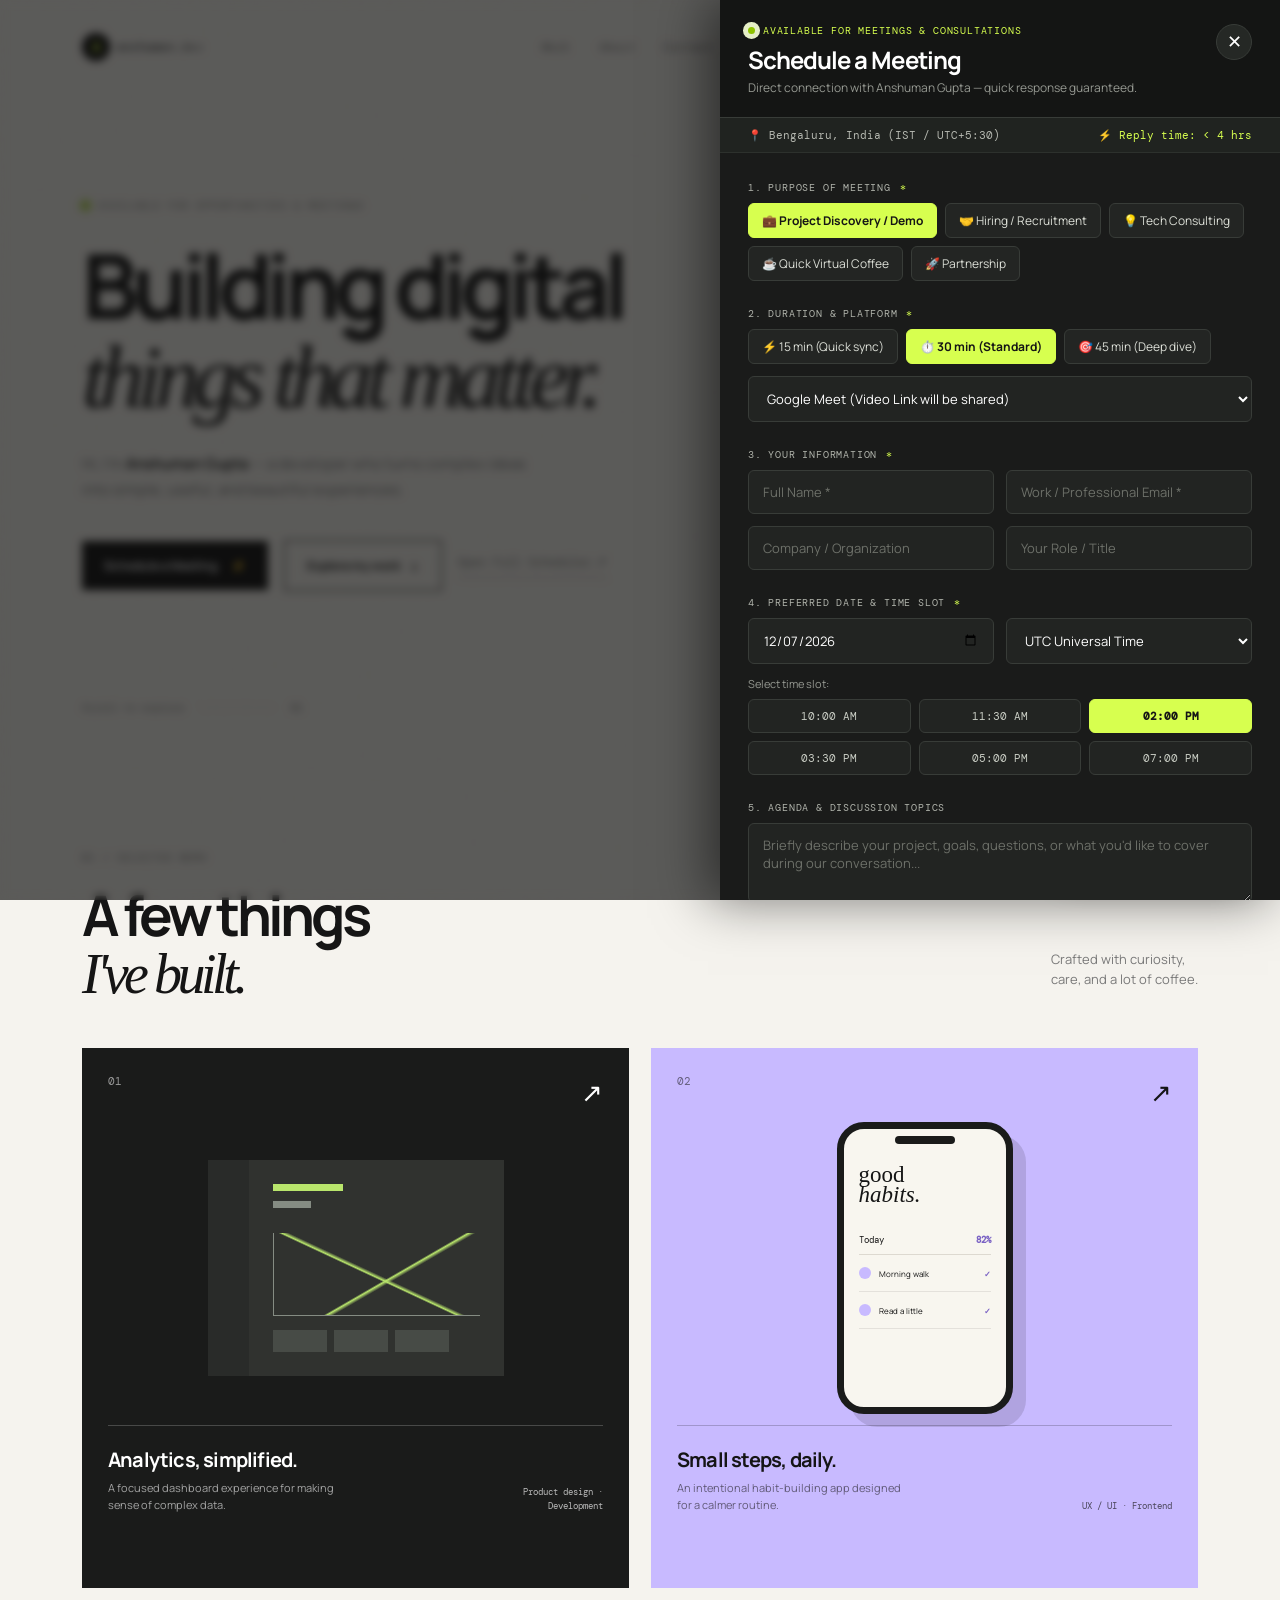
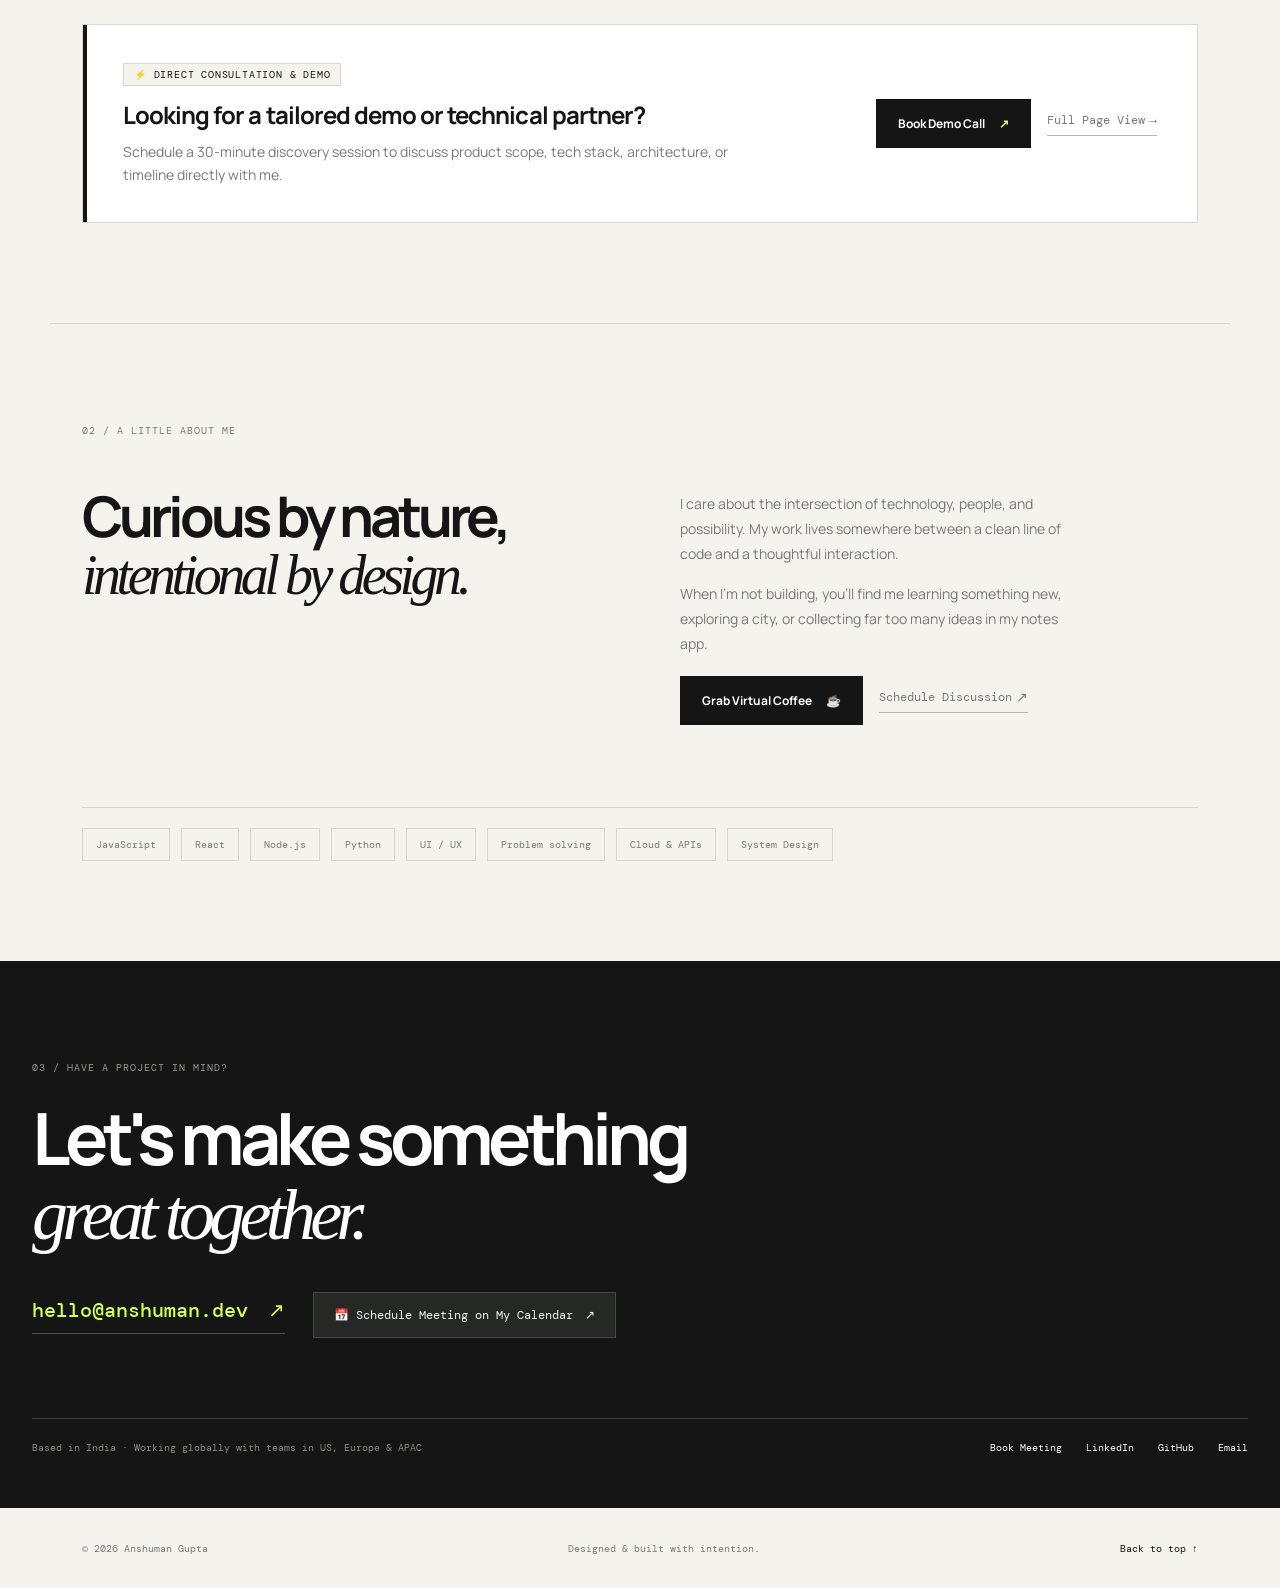
<file: index.html>
<!doctype html>
<html lang="en">
<head>
  <meta charset="UTF-8" />
  <meta name="viewport" content="width=device-width, initial-scale=1.0" />
  <meta name="description" content="Anshuman Gupta — developer building thoughtful digital products. Schedule a meeting or tech consultation." />
  <title>Anshuman Gupta — Portfolio & Professional Scheduler</title>
  <link rel="preconnect" href="https://fonts.googleapis.com">
  <link rel="preconnect" href="https://fonts.gstatic.com" crossorigin>
  <link href="https://fonts.googleapis.com/css2?family=DM+Mono:wght@400;500;600&family=Manrope:wght@400;500;600;700;800&display=swap" rel="stylesheet">
  <link rel="stylesheet" href="styles.css" />
</head>
<body>
  <div class="noise"></div>
  
  <header class="nav wrap">
    <a class="brand" href="index.html"><span class="brand-mark">A</span><span>anshuman<span class="muted">.dev</span></span></a>
    <nav>
      <a href="#work">Work</a>
      <a href="#about">About</a>
      <a href="#contact">Contact</a>
      <a href="connect.html">Schedule Demo / Meet</a>
    </nav>
    <div class="nav-actions">
      <button type="button" class="nav-btn-meet open-meeting-drawer">
        <span class="pulse-dot"></span> Book a Meeting <span>↗</span>
      </button>
      <a class="nav-cta" href="mailto:hello@anshuman.dev">Let's talk <span>↗</span></a>
    </div>
  </header>

  <main id="top">
    <section class="hero wrap">
      <div class="hero-copy">
        <div class="eyebrow"><span class="pulse"></span> Available for opportunities &amp; meetings</div>
        <h1>Building digital<br><em>things that matter.</em></h1>
        <p class="lede">Hi, I'm <strong>Anshuman Gupta</strong> — a developer who turns complex ideas into simple, useful, and beautiful experiences.</p>
        <div class="hero-actions">
          <button type="button" class="button primary open-meeting-drawer">Schedule a Meeting <span>⚡</span></button>
          <a class="button secondary" href="#work">Explore my work <span>↓</span></a>
          <a class="text-link" href="connect.html">Open Full Scheduler <span>↗</span></a>
        </div>
      </div>
      <div class="hero-art" aria-hidden="true">
        <div class="orbit orbit-one"></div>
        <div class="orbit orbit-two"></div>
        <div class="orbit orbit-three"></div>
        <div class="orb"><span>AG</span></div>
        <div class="code-card"><span class="pink">const</span> <span class="yellow">idea</span> = <span class="green">'make it useful'</span>;</div>
      </div>
      <div class="scroll-note"><span>Scroll to explore</span><span class="line"></span><span>01</span></div>
    </section>

    <section class="selected wrap" id="work">
      <div class="section-head">
        <div>
          <span class="kicker">01 / Selected work</span>
          <h2>A few things<br><em>I've built.</em></h2>
        </div>
        <p>Crafted with curiosity,<br>care, and a lot of coffee.</p>
      </div>

      <div class="projects">
        <a class="project project-dark" href="#contact">
          <div class="project-top">
            <span class="project-number">01</span>
            <span class="project-arrow">↗</span>
          </div>
          <div class="project-visual dashboard">
            <div class="dash-sidebar"></div>
            <div class="dash-body">
              <div class="dash-line"></div>
              <div class="dash-line short"></div>
              <div class="dash-chart"></div>
              <div class="dash-cards"><i></i><i></i><i></i></div>
            </div>
          </div>
          <div class="project-info">
            <div>
              <h3>Analytics, simplified.</h3>
              <p>A focused dashboard experience for making sense of complex data.</p>
            </div>
            <span class="tag">Product design · Development</span>
          </div>
        </a>

        <a class="project project-lilac" href="#contact">
          <div class="project-top">
            <span class="project-number">02</span>
            <span class="project-arrow">↗</span>
          </div>
          <div class="project-visual phone">
            <div class="phone-shell">
              <div class="phone-notch"></div>
              <div class="phone-title">good<br><b>habits.</b></div>
              <div class="habit-bar"><span>Today</span><b>82%</b></div>
              <div class="habit-row"><i></i><span>Morning walk</span><b>✓</b></div>
              <div class="habit-row"><i></i><span>Read a little</span><b>✓</b></div>
            </div>
          </div>
          <div class="project-info">
            <div>
              <h3>Small steps, daily.</h3>
              <p>An intentional habit-building app designed for a calmer routine.</p>
            </div>
            <span class="tag">UX / UI · Frontend</span>
          </div>
        </a>
      </div>

      <!-- Demo CTA Card within Selected Work -->
      <div class="work-cta-card">
        <div class="work-cta-info">
          <span class="kicker-pill">⚡ Direct Consultation &amp; Demo</span>
          <h3>Looking for a tailored demo or technical partner?</h3>
          <p>Schedule a 30-minute discovery session to discuss product scope, tech stack, architecture, or timeline directly with me.</p>
        </div>
        <div class="work-cta-actions">
          <button type="button" class="button primary open-meeting-drawer" data-purpose="demo">
            Book Demo Call <span>↗</span>
          </button>
          <a href="connect.html" class="text-link">Full Page View <span>→</span></a>
        </div>
      </div>
    </section>

    <section class="about wrap" id="about">
      <div class="kicker">02 / A little about me</div>
      <div class="about-grid">
        <h2>Curious by nature,<br><em>intentional by design.</em></h2>
        <div class="about-copy">
          <p>I care about the intersection of technology, people, and possibility. My work lives somewhere between a clean line of code and a thoughtful interaction.</p>
          <p>When I'm not building, you'll find me learning something new, exploring a city, or collecting far too many ideas in my notes app.</p>
          <div style="margin-top: 20px; display: flex; gap: 16px; align-items: center;">
            <button type="button" class="button primary open-meeting-drawer" data-purpose="coffee">Grab Virtual Coffee <span>☕</span></button>
            <a class="text-link" href="connect.html">Schedule Discussion <span>↗</span></a>
          </div>
        </div>
      </div>
      <div class="skills">
        <span>JavaScript</span>
        <span>React</span>
        <span>Node.js</span>
        <span>Python</span>
        <span>UI / UX</span>
        <span>Problem solving</span>
        <span>Cloud &amp; APIs</span>
        <span>System Design</span>
      </div>
    </section>

    <section class="contact wrap" id="contact">
      <div class="kicker">03 / Have a project in mind?</div>
      <h2>Let's make something<br><em>great together.</em></h2>
      
      <div class="contact-cta-wrapper">
        <a class="contact-email" href="mailto:hello@anshuman.dev">hello@anshuman.dev <span>↗</span></a>
        <button type="button" class="contact-schedule-cta open-meeting-drawer">
          <span>📅 Schedule Meeting on My Calendar</span>
          <span>↗</span>
        </button>
      </div>

      <div class="contact-bottom">
        <span>Based in India · Working globally with teams in US, Europe &amp; APAC</span>
        <div>
          <a href="connect.html">Book Meeting</a>
          <a href="https://linkedin.com" target="_blank" rel="noopener">LinkedIn</a>
          <a href="https://github.com" target="_blank" rel="noopener">GitHub</a>
          <a href="mailto:hello@anshuman.dev">Email</a>
        </div>
      </div>
    </section>
  </main>

  <footer class="wrap footer">
    <span>© 2026 Anshuman Gupta</span>
    <span>Designed &amp; built with intention.</span>
    <a href="#top">Back to top ↑</a>
  </footer>

  <!-- =========================================================================
       RIGHT-SIDE SLIDE-OVER DRAWER FOR PROFESSIONAL MEETINGS
       ========================================================================= -->
  <div class="drawer-container" id="meetingDrawerContainer" role="dialog" aria-modal="true" aria-labelledby="drawerTitle">
    <div class="drawer-backdrop" id="drawerBackdrop"></div>
    
    <aside class="drawer-panel">
      <!-- Drawer Header -->
      <div class="drawer-header">
        <div class="drawer-header-left">
          <div class="drawer-eyebrow">
            <span class="pulse"></span> Available for Meetings &amp; Consultations
          </div>
          <h2 class="drawer-title" id="drawerTitle">Schedule a Meeting</h2>
          <p class="drawer-subtitle">Direct connection with Anshuman Gupta — quick response guaranteed.</p>
        </div>
        <button class="drawer-close-btn" id="drawerCloseBtn" type="button" aria-label="Close scheduler">✕</button>
      </div>

      <!-- Drawer Notice Bar -->
      <div class="drawer-notice">
        <span>📍 Bengaluru, India (IST / UTC+5:30)</span>
        <span class="notice-time">⚡ Reply time: &lt; 4 hrs</span>
      </div>

      <!-- Drawer Body -->
      <div class="drawer-body">
        <form id="drawerMeetingForm" novalidate>
          <!-- 1. Purpose of Meeting -->
          <div class="form-section">
            <label class="form-label">1. Purpose of Meeting <span class="required">*</span></label>
            <div class="chip-group">
              <button type="button" class="chip-btn purpose-chip is-active" data-purpose="demo" data-purpose-label="Project Discovery & Demo">💼 Project Discovery / Demo</button>
              <button type="button" class="chip-btn purpose-chip" data-purpose="hiring" data-purpose-label="Hiring & Engineering Role">🤝 Hiring / Recruitment</button>
              <button type="button" class="chip-btn purpose-chip" data-purpose="consulting" data-purpose-label="Technical Consulting & Architecture">💡 Tech Consulting</button>
              <button type="button" class="chip-btn purpose-chip" data-purpose="coffee" data-purpose-label="Virtual Coffee & Intro">☕ Quick Virtual Coffee</button>
              <button type="button" class="chip-btn purpose-chip" data-purpose="other" data-purpose-label="Partnership & Collaboration">🚀 Partnership</button>
            </div>
          </div>

          <!-- 2. Duration & Platform -->
          <div class="form-section">
            <label class="form-label">2. Duration &amp; Platform <span class="required">*</span></label>
            <div class="chip-group" style="margin-bottom: 12px;">
              <button type="button" class="chip-btn duration-chip" data-duration="15 min">⚡ 15 min (Quick sync)</button>
              <button type="button" class="chip-btn duration-chip is-active" data-duration="30 min">⏱️ 30 min (Standard)</button>
              <button type="button" class="chip-btn duration-chip" data-duration="45 min">🎯 45 min (Deep dive)</button>
            </div>
            <select class="form-select" name="platform" aria-label="Meeting Platform">
              <option value="Google Meet" selected>Google Meet (Video Link will be shared)</option>
              <option value="Zoom">Zoom Meeting</option>
              <option value="Microsoft Teams">Microsoft Teams</option>
              <option value="Phone Call">Direct Phone Call</option>
            </select>
          </div>

          <!-- 3. Professional Contact Details -->
          <div class="form-section">
            <label class="form-label">3. Your Information <span class="required">*</span></label>
            <div class="form-grid-2" style="margin-bottom: 12px;">
              <div>
                <input type="text" class="form-input" name="full_name" placeholder="Full Name *" required />
              </div>
              <div>
                <input type="email" class="form-input" name="work_email" placeholder="Work / Professional Email *" required />
              </div>
            </div>
            <div class="form-grid-2">
              <div>
                <input type="text" class="form-input" name="company" placeholder="Company / Organization" />
              </div>
              <div>
                <input type="text" class="form-input" name="role" placeholder="Your Role / Title" />
              </div>
            </div>
          </div>

          <!-- 4. Date & Time Slot -->
          <div class="form-section">
            <label class="form-label">4. Preferred Date &amp; Time Slot <span class="required">*</span></label>
            <div class="form-grid-2" style="margin-bottom: 12px;">
              <div>
                <input type="date" class="form-input" name="meeting_date" required />
              </div>
              <div>
                <select class="form-select" name="timezone" aria-label="Your Timezone">
                  <option value="Asia/Kolkata">Asia/Kolkata (IST · UTC+5:30)</option>
                  <option value="America/New_York">America/New_York (EST/EDT)</option>
                  <option value="America/Los_Angeles">America/Los_Angeles (PST/PDT)</option>
                  <option value="America/Chicago">America/Chicago (CST/CDT)</option>
                  <option value="Europe/London">Europe/London (GMT/BST)</option>
                  <option value="Europe/Berlin">Europe/Berlin (CET/CEST)</option>
                  <option value="Asia/Singapore">Asia/Singapore (SGT)</option>
                  <option value="Asia/Tokyo">Asia/Tokyo (JST)</option>
                  <option value="Australia/Sydney">Australia/Sydney (AEST)</option>
                  <option value="UTC">UTC Universal Time</option>
                </select>
              </div>
            </div>

            <span class="form-sublabel">Select time slot:</span>
            <div class="time-slot-grid">
              <button type="button" class="time-slot-btn" data-time="10:00 AM">10:00 AM</button>
              <button type="button" class="time-slot-btn" data-time="11:30 AM">11:30 AM</button>
              <button type="button" class="time-slot-btn is-active" data-time="02:00 PM">02:00 PM</button>
              <button type="button" class="time-slot-btn" data-time="03:30 PM">03:30 PM</button>
              <button type="button" class="time-slot-btn" data-time="05:00 PM">05:00 PM</button>
              <button type="button" class="time-slot-btn" data-time="07:00 PM">07:00 PM</button>
            </div>
          </div>

          <!-- 5. Meeting Notes / Agenda -->
          <div class="form-section">
            <label class="form-label">5. Agenda &amp; Discussion Topics</label>
            <textarea class="form-textarea" name="agenda" rows="3" placeholder="Briefly describe your project, goals, questions, or what you'd like to cover during our conversation..."></textarea>
          </div>

          <!-- 6. Additional Links (Optional) -->
          <div class="form-section">
            <label class="form-label">6. Reference Link (Optional)</label>
            <input type="url" class="form-input" name="links" placeholder="https://linkedin.com/in/... or project / doc link" />
          </div>

          <!-- Live Summary Preview -->
          <div class="meeting-preview-box">
            <div class="meeting-preview-header">
              <span class="preview-kicker">// MEETING SUMMARY</span>
              <span class="preview-platform-badge">Google Meet</span>
            </div>
            <div class="preview-row">
              <span class="preview-icon">📌</span>
              <span class="preview-val-type">30 min · Project Discovery &amp; Demo</span>
            </div>
            <div class="preview-row">
              <span class="preview-icon">📅</span>
              <span class="preview-val-date">Selected Date</span>&nbsp;@&nbsp;<strong class="preview-val-time">02:00 PM</strong>&nbsp;<span class="preview-val-tz">(Local Time)</span>
            </div>
            <div class="preview-row">
              <span class="preview-icon">👤</span>
              <span>Host:&nbsp;<strong>Anshuman Gupta</strong> (India · IST)</span>
            </div>
          </div>

          <!-- Submit Button -->
          <button type="submit" class="drawer-submit-btn">
            <span>Confirm &amp; Schedule Meeting</span>
            <span class="btn-arrow">↗</span>
          </button>

          <div class="drawer-footer-nav">
            <a href="connect.html" class="drawer-page-link">Prefer full-page scheduler? Open dedicated page ↗</a>
          </div>
        </form>

        <!-- Booking Success Confirmation State -->
        <div class="booking-success-state" id="drawerSuccessState">
          <div class="success-icon-badge">✓</div>
          <h3 class="success-title">Meeting Request Confirmed!</h3>
          <p class="success-subtitle">A calendar invite has been prepared. You can add it directly to your calendar below.</p>
          
          <div class="success-meeting-card">
            <span class="success-ref-pill success-ref-id">#AG-MEET-1000</span>
            <div class="success-detail-row">
              <span class="success-label">Topic:</span>
              <span class="success-value success-val-title">30 min · Project Discovery</span>
            </div>
            <div class="success-detail-row">
              <span class="success-label">When:</span>
              <span class="success-value success-val-when">Tomorrow @ 2:00 PM</span>
            </div>
            <div class="success-detail-row">
              <span class="success-label">Platform:</span>
              <span class="success-value success-val-platform">Google Meet</span>
            </div>
            <div class="success-detail-row">
              <span class="success-label">Host:</span>
              <span class="success-value success-val-host">Anshuman Gupta</span>
            </div>
            <div class="success-detail-row">
              <span class="success-label">Attendee:</span>
              <span class="success-value success-val-attendee">You</span>
            </div>
          </div>

          <div class="success-actions">
            <a href="#" class="btn-calendar-primary btn-add-google" target="_blank" rel="noopener">
              <span>📅 Add to Google Calendar</span>
            </a>
            <a href="#" class="btn-calendar-secondary btn-download-ics">
              <span>📥 Download .ics Calendar File</span>
            </a>
            <button type="button" class="btn-calendar-secondary btn-copy-summary">
              <span>📋 Copy Meeting Details</span>
            </button>
            <button type="button" class="btn-reset-meeting">
              Schedule Another Meeting
            </button>
          </div>
        </div>
      </div>
    </aside>
  </div>

  <!-- Floating Right-Side CTA Button on every page -->
  <aside aria-label="Quick Meeting Scheduler Trigger">
    <button type="button" class="floating-meeting-cta open-meeting-drawer" aria-haspopup="dialog" aria-label="Schedule a professional meeting">
      <span class="pulse-ring"></span>
      <span class="cta-label">📅 Book a Meeting</span>
      <span class="cta-arrow">↗</span>
    </button>
  </aside>

  <script src="script.js"></script>
</body>
</html>
</file>
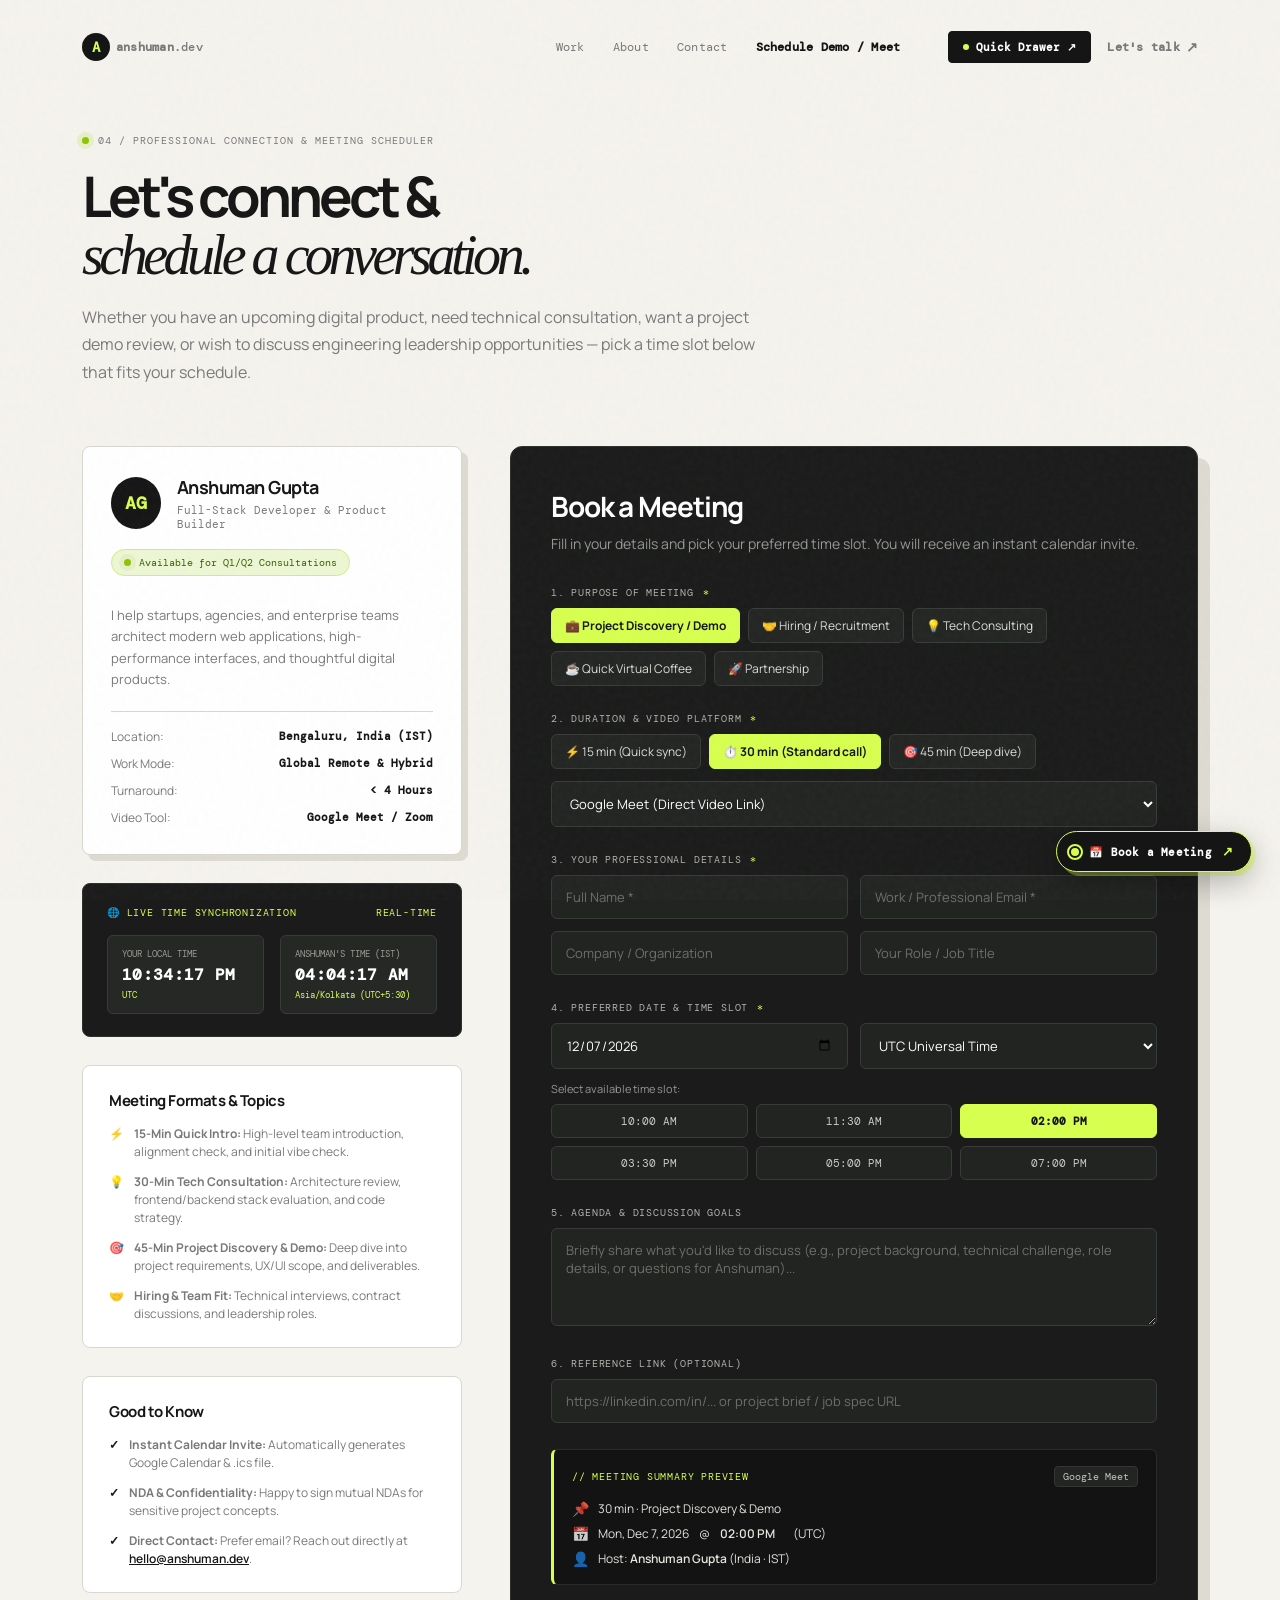
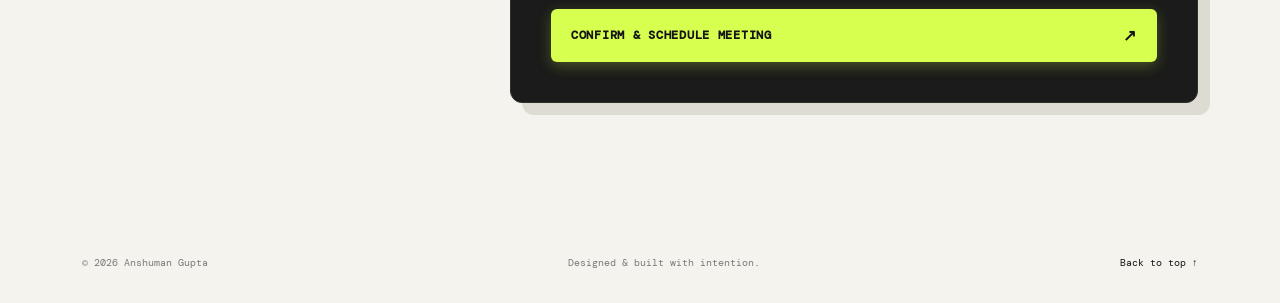
<file: connect.html>
<!doctype html>
<html lang="en">
<head>
  <meta charset="UTF-8" />
  <meta name="viewport" content="width=device-width, initial-scale=1.0" />
  <meta name="description" content="Schedule a professional meeting, demo call, or technical consultation with Anshuman Gupta." />
  <title>Schedule a Meeting — Anshuman Gupta</title>
  <link rel="preconnect" href="https://fonts.googleapis.com">
  <link rel="preconnect" href="https://fonts.gstatic.com" crossorigin>
  <link href="https://fonts.googleapis.com/css2?family=DM+Mono:wght@400;500;600&family=Manrope:wght@400;500;600;700;800&display=swap" rel="stylesheet">
  <link rel="stylesheet" href="styles.css" />
</head>
<body>
  <div class="noise"></div>

  <!-- Header Navigation -->
  <header class="nav wrap">
    <a class="brand" href="index.html">
      <span class="brand-mark">A</span>
      <span>anshuman<span class="muted">.dev</span></span>
    </a>
    <nav>
      <a href="index.html#work">Work</a>
      <a href="index.html#about">About</a>
      <a href="index.html#contact">Contact</a>
      <a href="connect.html" class="active">Schedule Demo / Meet</a>
    </nav>
    <div class="nav-actions">
      <button type="button" class="nav-btn-meet open-meeting-drawer">
        <span class="pulse-dot"></span> Quick Drawer <span>↗</span>
      </button>
      <a class="nav-cta" href="mailto:hello@anshuman.dev">Let's talk <span>↗</span></a>
    </div>
  </header>

  <!-- Main Scheduler Page -->
  <main class="connect-page-main wrap" id="top">
    <!-- Page Header -->
    <section class="connect-header">
      <div class="eyebrow"><span class="pulse"></span> 04 / Professional Connection &amp; Meeting Scheduler</div>
      <h1>Let's connect &amp;<br><em>schedule a conversation.</em></h1>
      <p class="connect-lead">
        Whether you have an upcoming digital product, need technical consultation, want a project demo review, or wish to discuss engineering leadership opportunities — pick a time slot below that fits your schedule.
      </p>
    </section>

    <!-- 2-Column Responsive Layout -->
    <div class="connect-layout">
      <!-- Left Column: Profile, Dual Clock, Meeting Details & FAQs -->
      <aside class="connect-sidebar">
        <!-- Profile Card -->
        <div class="profile-card">
          <div class="profile-card-top">
            <div class="profile-avatar">AG</div>
            <div class="profile-name-group">
              <h3>Anshuman Gupta</h3>
              <p>Full-Stack Developer &amp; Product Builder</p>
            </div>
          </div>
          
          <div class="profile-status-badge">
            <span class="pulse"></span> Available for Q1/Q2 Consultations
          </div>

          <p class="profile-bio">
            I help startups, agencies, and enterprise teams architect modern web applications, high-performance interfaces, and thoughtful digital products.
          </p>

          <div class="profile-meta-list">
            <div class="meta-item">
              <span>Location:</span>
              <strong>Bengaluru, India (IST)</strong>
            </div>
            <div class="meta-item">
              <span>Work Mode:</span>
              <strong>Global Remote &amp; Hybrid</strong>
            </div>
            <div class="meta-item">
              <span>Turnaround:</span>
              <strong>&lt; 4 Hours</strong>
            </div>
            <div class="meta-item">
              <span>Video Tool:</span>
              <strong>Google Meet / Zoom</strong>
            </div>
          </div>
        </div>

        <!-- Real-Time Dual Timezone Clock -->
        <div class="dual-clock-card">
          <div class="dual-clock-header">
            <span>🌐 Live Time Synchronization</span>
            <span>REAL-TIME</span>
          </div>
          <div class="clock-grid">
            <div class="clock-item">
              <div class="clock-label">Your Local Time</div>
              <div class="clock-time" id="userLocalClock">--:--:-- --</div>
              <div class="clock-zone" id="userLocalZone">Local Timezone</div>
            </div>
            <div class="clock-item">
              <div class="clock-label">Anshuman's Time (IST)</div>
              <div class="clock-time" id="hostIstClock">--:--:-- --</div>
              <div class="clock-zone">Asia/Kolkata (UTC+5:30)</div>
            </div>
          </div>
        </div>

        <!-- Meeting Formats & What to Expect -->
        <div class="perks-card">
          <h4>Meeting Formats &amp; Topics</h4>
          <ul class="perks-list">
            <li>
              <span class="bullet-icon">⚡</span>
              <div><strong>15-Min Quick Intro:</strong> High-level team introduction, alignment check, and initial vibe check.</div>
            </li>
            <li>
              <span class="bullet-icon">💡</span>
              <div><strong>30-Min Tech Consultation:</strong> Architecture review, frontend/backend stack evaluation, and code strategy.</div>
            </li>
            <li>
              <span class="bullet-icon">🎯</span>
              <div><strong>45-Min Project Discovery &amp; Demo:</strong> Deep dive into project requirements, UX/UI scope, and deliverables.</div>
            </li>
            <li>
              <span class="bullet-icon">🤝</span>
              <div><strong>Hiring &amp; Team Fit:</strong> Technical interviews, contract discussions, and leadership roles.</div>
            </li>
          </ul>
        </div>

        <!-- Booking FAQs -->
        <div class="perks-card">
          <h4>Good to Know</h4>
          <ul class="perks-list">
            <li>
              <span class="bullet-icon">✓</span>
              <div><strong>Instant Calendar Invite:</strong> Automatically generates Google Calendar &amp; .ics file.</div>
            </li>
            <li>
              <span class="bullet-icon">✓</span>
              <div><strong>NDA &amp; Confidentiality:</strong> Happy to sign mutual NDAs for sensitive project concepts.</div>
            </li>
            <li>
              <span class="bullet-icon">✓</span>
              <div><strong>Direct Contact:</strong> Prefer email? Reach out directly at <a href="mailto:hello@anshuman.dev" style="color: var(--ink); font-weight: 600;">hello@anshuman.dev</a>.</div>
            </li>
          </ul>
        </div>
      </aside>

      <!-- Right Column: Full Professional Meeting Booking Form -->
      <section class="connect-form-container">
        <h2 class="connect-form-title">Book a Meeting</h2>
        <p class="connect-form-subtitle">Fill in your details and pick your preferred time slot. You will receive an instant calendar invite.</p>

        <form id="pageMeetingForm" novalidate>
          <!-- 1. Meeting Purpose -->
          <div class="form-section">
            <label class="form-label">1. Purpose of Meeting <span class="required">*</span></label>
            <div class="chip-group">
              <button type="button" class="chip-btn purpose-chip is-active" data-purpose="demo" data-purpose-label="Project Discovery & Demo">💼 Project Discovery / Demo</button>
              <button type="button" class="chip-btn purpose-chip" data-purpose="hiring" data-purpose-label="Hiring & Engineering Role">🤝 Hiring / Recruitment</button>
              <button type="button" class="chip-btn purpose-chip" data-purpose="consulting" data-purpose-label="Technical Consulting & Architecture">💡 Tech Consulting</button>
              <button type="button" class="chip-btn purpose-chip" data-purpose="coffee" data-purpose-label="Virtual Coffee & Intro">☕ Quick Virtual Coffee</button>
              <button type="button" class="chip-btn purpose-chip" data-purpose="other" data-purpose-label="Partnership & Collaboration">🚀 Partnership</button>
            </div>
          </div>

          <!-- 2. Meeting Duration & Platform -->
          <div class="form-section">
            <label class="form-label">2. Duration &amp; Video Platform <span class="required">*</span></label>
            <div class="chip-group" style="margin-bottom: 12px;">
              <button type="button" class="chip-btn duration-chip" data-duration="15 min">⚡ 15 min (Quick sync)</button>
              <button type="button" class="chip-btn duration-chip is-active" data-duration="30 min">⏱️ 30 min (Standard call)</button>
              <button type="button" class="chip-btn duration-chip" data-duration="45 min">🎯 45 min (Deep dive)</button>
            </div>
            <select class="form-select" name="platform" aria-label="Meeting Platform">
              <option value="Google Meet" selected>Google Meet (Direct Video Link)</option>
              <option value="Zoom">Zoom Meeting</option>
              <option value="Microsoft Teams">Microsoft Teams</option>
              <option value="Phone Call">Direct Phone Call</option>
            </select>
          </div>

          <!-- 3. Professional Contact Details -->
          <div class="form-section">
            <label class="form-label">3. Your Professional Details <span class="required">*</span></label>
            <div class="form-grid-2" style="margin-bottom: 12px;">
              <div>
                <input type="text" class="form-input" name="full_name" placeholder="Full Name *" required />
              </div>
              <div>
                <input type="email" class="form-input" name="work_email" placeholder="Work / Professional Email *" required />
              </div>
            </div>
            <div class="form-grid-2">
              <div>
                <input type="text" class="form-input" name="company" placeholder="Company / Organization" />
              </div>
              <div>
                <input type="text" class="form-input" name="role" placeholder="Your Role / Job Title" />
              </div>
            </div>
          </div>

          <!-- 4. Date & Time Slot -->
          <div class="form-section">
            <label class="form-label">4. Preferred Date &amp; Time Slot <span class="required">*</span></label>
            <div class="form-grid-2" style="margin-bottom: 12px;">
              <div>
                <input type="date" class="form-input" name="meeting_date" required />
              </div>
              <div>
                <select class="form-select" name="timezone" aria-label="Your Timezone">
                  <option value="Asia/Kolkata">Asia/Kolkata (IST · UTC+5:30)</option>
                  <option value="America/New_York">America/New_York (EST/EDT)</option>
                  <option value="America/Los_Angeles">America/Los_Angeles (PST/PDT)</option>
                  <option value="America/Chicago">America/Chicago (CST/CDT)</option>
                  <option value="Europe/London">Europe/London (GMT/BST)</option>
                  <option value="Europe/Berlin">Europe/Berlin (CET/CEST)</option>
                  <option value="Asia/Singapore">Asia/Singapore (SGT)</option>
                  <option value="Asia/Tokyo">Asia/Tokyo (JST)</option>
                  <option value="Australia/Sydney">Australia/Sydney (AEST)</option>
                  <option value="UTC">UTC Universal Time</option>
                </select>
              </div>
            </div>

            <span class="form-sublabel">Select available time slot:</span>
            <div class="time-slot-grid">
              <button type="button" class="time-slot-btn" data-time="10:00 AM">10:00 AM</button>
              <button type="button" class="time-slot-btn" data-time="11:30 AM">11:30 AM</button>
              <button type="button" class="time-slot-btn is-active" data-time="02:00 PM">02:00 PM</button>
              <button type="button" class="time-slot-btn" data-time="03:30 PM">03:30 PM</button>
              <button type="button" class="time-slot-btn" data-time="05:00 PM">05:00 PM</button>
              <button type="button" class="time-slot-btn" data-time="07:00 PM">07:00 PM</button>
            </div>
          </div>

          <!-- 5. Meeting Notes / Agenda -->
          <div class="form-section">
            <label class="form-label">5. Agenda &amp; Discussion Goals</label>
            <textarea class="form-textarea" name="agenda" rows="4" placeholder="Briefly share what you'd like to discuss (e.g., project background, technical challenge, role details, or questions for Anshuman)..."></textarea>
          </div>

          <!-- 6. Additional Links (Optional) -->
          <div class="form-section">
            <label class="form-label">6. Reference Link (Optional)</label>
            <input type="url" class="form-input" name="links" placeholder="https://linkedin.com/in/... or project brief / job spec URL" />
          </div>

          <!-- Live Summary Preview -->
          <div class="meeting-preview-box">
            <div class="meeting-preview-header">
              <span class="preview-kicker">// MEETING SUMMARY PREVIEW</span>
              <span class="preview-platform-badge">Google Meet</span>
            </div>
            <div class="preview-row">
              <span class="preview-icon">📌</span>
              <span class="preview-val-type">30 min · Project Discovery &amp; Demo</span>
            </div>
            <div class="preview-row">
              <span class="preview-icon">📅</span>
              <span class="preview-val-date">Selected Date</span>&nbsp;@&nbsp;<strong class="preview-val-time">02:00 PM</strong>&nbsp;<span class="preview-val-tz">(Local Time)</span>
            </div>
            <div class="preview-row">
              <span class="preview-icon">👤</span>
              <span>Host:&nbsp;<strong>Anshuman Gupta</strong> (India · IST)</span>
            </div>
          </div>

          <!-- Submit Button -->
          <button type="submit" class="drawer-submit-btn">
            <span>Confirm &amp; Schedule Meeting</span>
            <span class="btn-arrow">↗</span>
          </button>
        </form>

        <!-- Booking Success Confirmation State -->
        <div class="booking-success-state" id="pageSuccessState">
          <div class="success-icon-badge">✓</div>
          <h3 class="success-title">Meeting Request Confirmed!</h3>
          <p class="success-subtitle">Your meeting details have been recorded. You can add this directly to your calendar or download the invite file below.</p>
          
          <div class="success-meeting-card">
            <span class="success-ref-pill success-ref-id">#AG-MEET-1000</span>
            <div class="success-detail-row">
              <span class="success-label">Topic:</span>
              <span class="success-value success-val-title">30 min · Project Discovery</span>
            </div>
            <div class="success-detail-row">
              <span class="success-label">When:</span>
              <span class="success-value success-val-when">Tomorrow @ 2:00 PM</span>
            </div>
            <div class="success-detail-row">
              <span class="success-label">Platform:</span>
              <span class="success-value success-val-platform">Google Meet</span>
            </div>
            <div class="success-detail-row">
              <span class="success-label">Host:</span>
              <span class="success-value success-val-host">Anshuman Gupta</span>
            </div>
            <div class="success-detail-row">
              <span class="success-label">Attendee:</span>
              <span class="success-value success-val-attendee">You</span>
            </div>
          </div>

          <div class="success-actions">
            <a href="#" class="btn-calendar-primary btn-add-google" target="_blank" rel="noopener">
              <span>📅 Add to Google Calendar</span>
            </a>
            <a href="#" class="btn-calendar-secondary btn-download-ics">
              <span>📥 Download .ics Calendar File</span>
            </a>
            <button type="button" class="btn-calendar-secondary btn-copy-summary">
              <span>📋 Copy Meeting Details</span>
            </button>
            <button type="button" class="btn-reset-meeting">
              Schedule Another Meeting
            </button>
          </div>
        </div>
      </section>
    </div>
  </main>

  <!-- Footer -->
  <footer class="wrap footer">
    <span>© 2026 Anshuman Gupta</span>
    <span>Designed &amp; built with intention.</span>
    <a href="#top">Back to top ↑</a>
  </footer>

  <!-- =========================================================================
       RIGHT-SIDE SLIDE-OVER DRAWER COMPONENT
       ========================================================================= -->
  <div class="drawer-container" id="meetingDrawerContainer" role="dialog" aria-modal="true" aria-labelledby="drawerTitle">
    <div class="drawer-backdrop" id="drawerBackdrop"></div>
    
    <aside class="drawer-panel">
      <div class="drawer-header">
        <div class="drawer-header-left">
          <div class="drawer-eyebrow">
            <span class="pulse"></span> Available for Meetings &amp; Consultations
          </div>
          <h2 class="drawer-title" id="drawerTitle">Quick Schedule</h2>
          <p class="drawer-subtitle">Direct calendar booking with Anshuman Gupta.</p>
        </div>
        <button class="drawer-close-btn" id="drawerCloseBtn" type="button" aria-label="Close scheduler">✕</button>
      </div>

      <div class="drawer-notice">
        <span>📍 Bengaluru, India (IST / UTC+5:30)</span>
        <span class="notice-time">⚡ Reply time: &lt; 4 hrs</span>
      </div>

      <div class="drawer-body">
        <form id="drawerMeetingForm" novalidate>
          <div class="form-section">
            <label class="form-label">1. Purpose of Meeting <span class="required">*</span></label>
            <div class="chip-group">
              <button type="button" class="chip-btn purpose-chip is-active" data-purpose="demo" data-purpose-label="Project Discovery & Demo">💼 Project Discovery / Demo</button>
              <button type="button" class="chip-btn purpose-chip" data-purpose="hiring" data-purpose-label="Hiring & Engineering Role">🤝 Hiring / Recruitment</button>
              <button type="button" class="chip-btn purpose-chip" data-purpose="consulting" data-purpose-label="Technical Consulting & Architecture">💡 Tech Consulting</button>
              <button type="button" class="chip-btn purpose-chip" data-purpose="coffee" data-purpose-label="Virtual Coffee & Intro">☕ Quick Virtual Coffee</button>
              <button type="button" class="chip-btn purpose-chip" data-purpose="other" data-purpose-label="Partnership & Collaboration">🚀 Partnership</button>
            </div>
          </div>

          <div class="form-section">
            <label class="form-label">2. Duration &amp; Platform <span class="required">*</span></label>
            <div class="chip-group" style="margin-bottom: 12px;">
              <button type="button" class="chip-btn duration-chip" data-duration="15 min">⚡ 15 min (Quick sync)</button>
              <button type="button" class="chip-btn duration-chip is-active" data-duration="30 min">⏱️ 30 min (Standard)</button>
              <button type="button" class="chip-btn duration-chip" data-duration="45 min">🎯 45 min (Deep dive)</button>
            </div>
            <select class="form-select" name="platform" aria-label="Meeting Platform">
              <option value="Google Meet" selected>Google Meet (Video Link will be shared)</option>
              <option value="Zoom">Zoom Meeting</option>
              <option value="Microsoft Teams">Microsoft Teams</option>
              <option value="Phone Call">Direct Phone Call</option>
            </select>
          </div>

          <div class="form-section">
            <label class="form-label">3. Your Information <span class="required">*</span></label>
            <div class="form-grid-2" style="margin-bottom: 12px;">
              <div>
                <input type="text" class="form-input" name="full_name" placeholder="Full Name *" required />
              </div>
              <div>
                <input type="email" class="form-input" name="work_email" placeholder="Work / Professional Email *" required />
              </div>
            </div>
            <div class="form-grid-2">
              <div>
                <input type="text" class="form-input" name="company" placeholder="Company / Organization" />
              </div>
              <div>
                <input type="text" class="form-input" name="role" placeholder="Your Role / Title" />
              </div>
            </div>
          </div>

          <div class="form-section">
            <label class="form-label">4. Preferred Date &amp; Time Slot <span class="required">*</span></label>
            <div class="form-grid-2" style="margin-bottom: 12px;">
              <div>
                <input type="date" class="form-input" name="meeting_date" required />
              </div>
              <div>
                <select class="form-select" name="timezone" aria-label="Your Timezone">
                  <option value="Asia/Kolkata">Asia/Kolkata (IST · UTC+5:30)</option>
                  <option value="America/New_York">America/New_York (EST/EDT)</option>
                  <option value="America/Los_Angeles">America/Los_Angeles (PST/PDT)</option>
                  <option value="America/Chicago">America/Chicago (CST/CDT)</option>
                  <option value="Europe/London">Europe/London (GMT/BST)</option>
                  <option value="Europe/Berlin">Europe/Berlin (CET/CEST)</option>
                  <option value="Asia/Singapore">Asia/Singapore (SGT)</option>
                  <option value="Asia/Tokyo">Asia/Tokyo (JST)</option>
                  <option value="Australia/Sydney">Australia/Sydney (AEST)</option>
                  <option value="UTC">UTC Universal Time</option>
                </select>
              </div>
            </div>

            <span class="form-sublabel">Select time slot:</span>
            <div class="time-slot-grid">
              <button type="button" class="time-slot-btn" data-time="10:00 AM">10:00 AM</button>
              <button type="button" class="time-slot-btn" data-time="11:30 AM">11:30 AM</button>
              <button type="button" class="time-slot-btn is-active" data-time="02:00 PM">02:00 PM</button>
              <button type="button" class="time-slot-btn" data-time="03:30 PM">03:30 PM</button>
              <button type="button" class="time-slot-btn" data-time="05:00 PM">05:00 PM</button>
              <button type="button" class="time-slot-btn" data-time="07:00 PM">07:00 PM</button>
            </div>
          </div>

          <div class="form-section">
            <label class="form-label">5. Agenda &amp; Discussion Topics</label>
            <textarea class="form-textarea" name="agenda" rows="3" placeholder="Briefly describe your project, goals, or questions..."></textarea>
          </div>

          <div class="form-section">
            <label class="form-label">6. Reference Link (Optional)</label>
            <input type="url" class="form-input" name="links" placeholder="https://linkedin.com/in/... or project / doc link" />
          </div>

          <div class="meeting-preview-box">
            <div class="meeting-preview-header">
              <span class="preview-kicker">// MEETING SUMMARY</span>
              <span class="preview-platform-badge">Google Meet</span>
            </div>
            <div class="preview-row">
              <span class="preview-icon">📌</span>
              <span class="preview-val-type">30 min · Project Discovery &amp; Demo</span>
            </div>
            <div class="preview-row">
              <span class="preview-icon">📅</span>
              <span class="preview-val-date">Selected Date</span>&nbsp;@&nbsp;<strong class="preview-val-time">02:00 PM</strong>&nbsp;<span class="preview-val-tz">(Local Time)</span>
            </div>
            <div class="preview-row">
              <span class="preview-icon">👤</span>
              <span>Host:&nbsp;<strong>Anshuman Gupta</strong> (India · IST)</span>
            </div>
          </div>

          <button type="submit" class="drawer-submit-btn">
            <span>Confirm &amp; Schedule Meeting</span>
            <span class="btn-arrow">↗</span>
          </button>
        </form>

        <div class="booking-success-state" id="drawerSuccessState">
          <div class="success-icon-badge">✓</div>
          <h3 class="success-title">Meeting Request Confirmed!</h3>
          <p class="success-subtitle">A calendar invite has been prepared. You can add it directly to your calendar below.</p>
          
          <div class="success-meeting-card">
            <span class="success-ref-pill success-ref-id">#AG-MEET-1000</span>
            <div class="success-detail-row">
              <span class="success-label">Topic:</span>
              <span class="success-value success-val-title">30 min · Project Discovery</span>
            </div>
            <div class="success-detail-row">
              <span class="success-label">When:</span>
              <span class="success-value success-val-when">Tomorrow @ 2:00 PM</span>
            </div>
            <div class="success-detail-row">
              <span class="success-label">Platform:</span>
              <span class="success-value success-val-platform">Google Meet</span>
            </div>
            <div class="success-detail-row">
              <span class="success-label">Host:</span>
              <span class="success-value success-val-host">Anshuman Gupta</span>
            </div>
            <div class="success-detail-row">
              <span class="success-label">Attendee:</span>
              <span class="success-value success-val-attendee">You</span>
            </div>
          </div>

          <div class="success-actions">
            <a href="#" class="btn-calendar-primary btn-add-google" target="_blank" rel="noopener">
              <span>📅 Add to Google Calendar</span>
            </a>
            <a href="#" class="btn-calendar-secondary btn-download-ics">
              <span>📥 Download .ics Calendar File</span>
            </a>
            <button type="button" class="btn-calendar-secondary btn-copy-summary">
              <span>📋 Copy Meeting Details</span>
            </button>
            <button type="button" class="btn-reset-meeting">
              Schedule Another Meeting
            </button>
          </div>
        </div>
      </div>
    </aside>
  </div>

  <!-- Floating Right-Side CTA Button -->
  <aside aria-label="Quick Meeting Scheduler Trigger">
    <button type="button" class="floating-meeting-cta open-meeting-drawer" aria-haspopup="dialog" aria-label="Schedule a professional meeting">
      <span class="pulse-ring"></span>
      <span class="cta-label">📅 Book a Meeting</span>
      <span class="cta-arrow">↗</span>
    </button>
  </aside>

  <script src="script.js"></script>
</body>
</html>
</file>
<file: styles.css>
:root {
  --ink: #151515;
  --muted: #797979;
  --paper: #f5f3ee;
  --acid: #d7ff4f;
  --line: #d9d7d0;
  --lilac: #c8baff;
  --dark-surface: #1a1b1a;
  --dark-surface-2: #232523;
  --dark-surface-3: #2d302d;
  --dark-border: #383c38;
  --dark-muted: #959891;
  --accent-green: #8fc300;
  --accent-pink: #ff8fb1;
  --accent-yellow: #ffe57c;
}

* {
  box-sizing: border-box;
}

html {
  scroll-behavior: smooth;
}

body {
  margin: 0;
  background: var(--paper);
  color: var(--ink);
  font-family: 'Manrope', -apple-system, BlinkMacSystemFont, sans-serif;
  overflow-x: hidden;
}

/* Background Noise Texture */
.noise {
  position: fixed;
  inset: 0;
  pointer-events: none;
  opacity: .035;
  z-index: 10;
  background-image: url("data:image/svg+xml,%3Csvg viewBox='0 0 180 180' xmlns='http://www.w3.org/2000/svg'%3E%3Cfilter id='n'%3E%3CfeTurbulence type='fractalNoise' baseFrequency='.9' numOctaves='4' stitchTiles='stitch'/%3E%3C/filter%3E%3Crect width='100%25' height='100%25' filter='url(%23n)'/%3E%3C/svg%3E");
}

.wrap {
  max-width: 1180px;
  margin: auto;
  padding-left: 32px;
  padding-right: 32px;
}

/* ==========================================================================
   NAVIGATION
   ========================================================================== */
.nav {
  height: 94px;
  display: flex;
  align-items: center;
  justify-content: space-between;
  gap: 20px;
  position: relative;
  z-index: 50;
}

.brand {
  font-weight: 800;
  display: flex;
  align-items: center;
  gap: 10px;
  text-decoration: none;
  color: var(--ink);
  letter-spacing: -.04em;
  flex-shrink: 0;
}

.brand-mark {
  background: var(--ink);
  color: var(--acid);
  width: 28px;
  height: 28px;
  display: grid;
  place-items: center;
  border-radius: 50%;
  font-size: 14px;
  font-family: 'DM Mono', monospace;
  font-weight: 700;
}

.muted {
  color: var(--muted);
  font-weight: 500;
}

.nav nav {
  display: flex;
  align-items: center;
  gap: 28px;
  margin-left: auto;
  margin-right: 28px;
}

.nav a, .nav button.nav-link-btn {
  font-size: 12px;
  text-decoration: none;
  color: var(--muted);
  font-family: 'DM Mono', monospace;
  letter-spacing: .02em;
  background: none;
  border: none;
  cursor: pointer;
  padding: 0;
  display: inline-flex;
  align-items: center;
  gap: 6px;
  transition: color .2s ease;
}

.nav nav a:hover,
.nav nav button:hover,
.text-link:hover {
  color: var(--ink);
}

.nav a.active {
  color: var(--ink);
  font-weight: 600;
}

.nav-actions {
  display: flex;
  align-items: center;
  gap: 16px;
}

.nav-cta {
  border-bottom: 1px solid var(--ink);
  padding-bottom: 5px;
  font-size: 12px;
  text-decoration: none;
  color: var(--ink);
  font-weight: 600;
  display: inline-flex;
  align-items: center;
  gap: 6px;
  background: none;
  border-top: none;
  border-left: none;
  border-right: none;
  cursor: pointer;
  font-family: inherit;
  transition: opacity .2s ease;
}

.nav-cta span,
.text-link span {
  font-size: 14px;
  transition: transform .2s ease;
}

.nav-cta:hover span,
.text-link:hover span {
  transform: translate(2px, -2px);
}

.nav-btn-meet {
  background: var(--ink);
  color: #ffffff;
  padding: 8px 14px;
  font-size: 11px;
  font-family: 'DM Mono', monospace;
  font-weight: 600;
  text-decoration: none;
  display: inline-flex;
  align-items: center;
  gap: 7px;
  border: 1px solid var(--ink);
  cursor: pointer;
  border-radius: 4px;
  transition: all .2s ease;
}

.nav-btn-meet .pulse-dot {
  width: 6px;
  height: 6px;
  background: var(--acid);
  border-radius: 50%;
}

.nav-btn-meet:hover {
  background: #252825;
  border-color: #252825;
  color: var(--acid);
}

/* ==========================================================================
   HERO SECTION
   ========================================================================== */
.hero {
  min-height: 650px;
  position: relative;
  display: flex;
  align-items: center;
}

.hero-copy {
  padding-bottom: 48px;
  z-index: 1;
  max-width: 620px;
}

.eyebrow,
.kicker {
  font-family: 'DM Mono', monospace;
  text-transform: uppercase;
  letter-spacing: .1em;
  font-size: 10px;
  color: var(--muted);
}

.eyebrow {
  display: flex;
  align-items: center;
  gap: 9px;
  margin-bottom: 29px;
}

.pulse {
  width: 7px;
  height: 7px;
  background: #8fc300;
  border-radius: 50%;
  box-shadow: 0 0 0 5px #e6efc7;
  display: inline-block;
}

.hero h1 {
  font-size: clamp(52px, 7vw, 90px);
  line-height: .98;
  letter-spacing: -.075em;
  margin: 0 0 30px;
  font-weight: 700;
}

.hero h1 em,
.section-head h2 em,
.about h2 em,
.contact h2 em,
.connect-header h1 em {
  font-family: Georgia, serif;
  font-weight: 400;
  letter-spacing: -.08em;
  font-style: italic;
}

.lede {
  max-width: 460px;
  line-height: 1.75;
  color: var(--muted);
  font-size: 15px;
}

.lede strong {
  color: var(--ink);
  font-weight: 600;
}

.hero-actions {
  display: flex;
  align-items: center;
  gap: 16px;
  margin-top: 37px;
  flex-wrap: wrap;
}

.button {
  padding: 16px 22px;
  text-decoration: none;
  font-size: 12px;
  font-weight: 700;
  display: inline-flex;
  align-items: center;
  border: none;
  cursor: pointer;
  font-family: inherit;
  transition: all .2s ease;
}

.button.primary {
  background: var(--ink);
  color: white;
}

.button.primary:hover {
  background: #2b2e2b;
}

.button.primary span {
  color: var(--acid);
  margin-left: 14px;
}

.button.secondary {
  background: transparent;
  color: var(--ink);
  border: 1px solid var(--ink);
}

.button.secondary:hover {
  background: var(--ink);
  color: white;
}

.button.secondary span {
  margin-left: 10px;
}

.text-link {
  font-size: 12px;
  text-decoration: none;
  color: var(--muted);
  border-bottom: 1px solid #b7b5ae;
  padding-bottom: 6px;
  display: inline-flex;
  align-items: center;
  gap: 4px;
  font-family: 'DM Mono', monospace;
  background: none;
  border-top: none;
  border-left: none;
  border-right: none;
  cursor: pointer;
}

.hero-art {
  position: absolute;
  right: 4%;
  top: 105px;
  width: 455px;
  height: 455px;
}

.orbit {
  position: absolute;
  border: 1px solid #d6d3ca;
  border-radius: 50%;
  inset: 0;
  transform: rotate(-28deg) scaleY(.45);
}

.orbit-two {
  transform: rotate(60deg) scaleY(.5);
}

.orbit-three {
  transform: rotate(115deg) scaleY(.43);
}

.orb {
  width: 190px;
  height: 190px;
  background: var(--acid);
  border-radius: 50%;
  position: absolute;
  top: 132px;
  left: 132px;
  display: grid;
  place-items: center;
  font-size: 46px;
  font-weight: 800;
  letter-spacing: -.1em;
  box-shadow: 20px 20px 0 #e8e5dc;
}

.code-card {
  position: absolute;
  background: var(--ink);
  color: white;
  font-family: 'DM Mono', monospace;
  font-size: 11px;
  padding: 15px 18px;
  right: 0;
  bottom: 53px;
  box-shadow: 8px 8px 0 #dedbd2;
}

.pink { color: var(--accent-pink); }
.yellow { color: var(--accent-yellow); }
.green { color: #b9e66c; }

.scroll-note {
  position: absolute;
  bottom: 30px;
  left: 32px;
  display: flex;
  gap: 16px;
  align-items: center;
  color: var(--muted);
  font: 10px 'DM Mono', monospace;
}

.line {
  width: 75px;
  height: 1px;
  background: var(--line);
}

/* ==========================================================================
   SELECTED WORK
   ========================================================================== */
.selected {
  padding-top: 100px;
  padding-bottom: 100px;
}

.section-head {
  display: flex;
  justify-content: space-between;
  align-items: end;
  margin-bottom: 45px;
}

.section-head h2,
.about h2,
.contact h2,
.connect-header h1 {
  font-size: 56px;
  line-height: 1.02;
  letter-spacing: -.07em;
  margin: 20px 0 0;
}

.section-head p {
  color: var(--muted);
  font-size: 13px;
  line-height: 1.6;
}

.projects {
  display: grid;
  grid-template-columns: 1fr 1fr;
  gap: 22px;
}

.project {
  display: block;
  text-decoration: none;
  color: var(--ink);
  padding: 26px 26px 25px;
  min-height: 540px;
  transition: transform .25s ease, box-shadow .25s ease;
}

.project:hover {
  transform: translateY(-4px);
  box-shadow: 0 12px 30px rgba(0,0,0,0.06);
}

.project-dark {
  background: #1a1b1a;
  color: white;
}

.project-lilac {
  background: var(--lilac);
}

.project-top,
.project-info {
  display: flex;
  justify-content: space-between;
}

.project-number {
  font: 11px 'DM Mono', monospace;
  opacity: .55;
}

.project-arrow {
  font-size: 26px;
  font-weight: 300;
  transition: transform .2s ease;
}

.project:hover .project-arrow {
  transform: translate(3px, -3px);
}

.project-visual {
  height: 315px;
  display: flex;
  align-items: center;
  justify-content: center;
}

.dashboard {
  margin: 0 -26px;
}

.dash-sidebar {
  width: 41px;
  height: 216px;
  background: #292b29;
}

.dash-body {
  background: #30322f;
  width: 255px;
  height: 216px;
  padding: 24px;
}

.dash-line {
  height: 7px;
  background: #b9e66c;
  width: 70px;
  margin-bottom: 10px;
}

.dash-line.short {
  width: 38px;
  background: #858c83;
}

.dash-chart {
  height: 83px;
  border-left: 1px solid #858c83;
  border-bottom: 1px solid #858c83;
  margin-top: 25px;
  background: linear-gradient(150deg, transparent 55%, #b9e66c 56%, transparent 58%), linear-gradient(25deg, transparent 47%, #b9e66c 48%, transparent 50%);
}

.dash-cards {
  display: flex;
  gap: 7px;
  margin-top: 14px;
}

.dash-cards i {
  width: 54px;
  height: 22px;
  background: #474b46;
}

.phone-shell {
  background: #f8f6ef;
  border: 7px solid #1a1b1a;
  border-radius: 27px;
  width: 176px;
  height: 292px;
  padding: 36px 15px 12px;
  box-shadow: 13px 13px 0 rgba(0, 0, 0, .12);
  position: relative;
}

.phone-notch {
  position: absolute;
  top: 7px;
  left: 51px;
  width: 60px;
  height: 8px;
  border-radius: 8px;
  background: #1a1b1a;
}

.phone-title {
  font: 23px Georgia, serif;
  line-height: .9;
  margin-bottom: 28px;
}

.phone-title b {
  font-weight: 400;
  font-style: italic;
}

.habit-bar {
  font: 9px 'DM Mono', monospace;
  display: flex;
  justify-content: space-between;
  border-bottom: 1px solid #ddd9d0;
  padding-bottom: 8px;
}

.habit-bar b {
  color: #7a62c4;
}

.habit-row {
  font-size: 8px;
  display: flex;
  align-items: center;
  gap: 8px;
  padding: 12px 0;
  border-bottom: 1px solid #e4e1db;
}

.habit-row i {
  width: 12px;
  height: 12px;
  border-radius: 50%;
  background: #c8baff;
}

.habit-row b {
  margin-left: auto;
  color: #7a62c4;
}

.project-info {
  align-items: end;
  border-top: 1px solid rgba(255, 255, 255, .2);
  padding-top: 20px;
}

.project-lilac .project-info {
  border-color: rgba(0, 0, 0, .2);
}

.project-info h3 {
  font-size: 20px;
  margin: 0 0 7px;
  letter-spacing: -.04em;
}

.project-info p {
  font-size: 11px;
  color: rgba(255, 255, 255, .6);
  margin: 0;
  max-width: 230px;
  line-height: 1.5;
}

.project-lilac p {
  color: #615a78;
}

.tag {
  font: 9px 'DM Mono', monospace;
  max-width: 120px;
  line-height: 1.5;
  text-align: right;
  opacity: .7;
}

/* Demo / Meeting CTA Banner in Work Section */
.work-cta-card {
  margin-top: 36px;
  background: #ffffff;
  border: 1px solid var(--line);
  padding: 36px 40px;
  display: flex;
  align-items: center;
  justify-content: space-between;
  gap: 30px;
  position: relative;
  overflow: hidden;
}

.work-cta-card::before {
  content: '';
  position: absolute;
  top: 0;
  left: 0;
  width: 4px;
  height: 100%;
  background: var(--ink);
}

.work-cta-info {
  max-width: 620px;
}

.kicker-pill {
  display: inline-flex;
  align-items: center;
  gap: 6px;
  font: 10px 'DM Mono', monospace;
  text-transform: uppercase;
  letter-spacing: .08em;
  background: var(--paper);
  border: 1px solid var(--line);
  padding: 4px 10px;
  margin-bottom: 12px;
  color: var(--ink);
}

.work-cta-info h3 {
  font-size: 24px;
  margin: 0 0 10px;
  letter-spacing: -.04em;
  font-weight: 700;
}

.work-cta-info p {
  color: var(--muted);
  font-size: 14px;
  line-height: 1.6;
  margin: 0;
}

.work-cta-actions {
  display: flex;
  align-items: center;
  gap: 16px;
  flex-shrink: 0;
}

/* ==========================================================================
   ABOUT SECTION
   ========================================================================== */
.about {
  padding: 100px 32px;
  border-top: 1px solid var(--line);
}

.about-grid {
  display: grid;
  grid-template-columns: 1fr 1fr;
  gap: 80px;
  margin-top: 30px;
}

.about-copy {
  max-width: 390px;
  margin-top: 10px;
}

.about-copy p {
  color: var(--muted);
  font-size: 14px;
  line-height: 1.8;
}

.skills {
  border-top: 1px solid var(--line);
  margin-top: 82px;
  padding-top: 20px;
  display: flex;
  gap: 11px;
  flex-wrap: wrap;
}

.skills span {
  border: 1px solid var(--line);
  padding: 9px 13px;
  font: 10px 'DM Mono', monospace;
  color: var(--muted);
}

/* ==========================================================================
   CONTACT SECTION
   ========================================================================== */
.contact {
  background: var(--ink);
  color: white;
  max-width: none;
  padding-top: 100px;
  padding-bottom: 54px;
  margin-top: 0;
}

.contact .kicker {
  color: #969890;
}

.contact h2 {
  font-size: 72px;
  margin: 27px 0 40px;
}

.contact-cta-wrapper {
  display: flex;
  align-items: center;
  gap: 28px;
  flex-wrap: wrap;
  margin-bottom: 30px;
}

.contact-email {
  color: var(--acid);
  font: 500 20px 'DM Mono', monospace;
  text-decoration: none;
  border-bottom: 1px solid #4d5148;
  padding-bottom: 10px;
  display: inline-flex;
  align-items: center;
  transition: border-color .2s ease;
}

.contact-email:hover {
  border-color: var(--acid);
}

.contact-email span {
  margin-left: 20px;
}

.contact-schedule-cta {
  background: #252825;
  color: #f5f3ee;
  border: 1px solid #454944;
  padding: 14px 20px;
  font: 12px 'DM Mono', monospace;
  text-decoration: none;
  display: inline-flex;
  align-items: center;
  gap: 12px;
  cursor: pointer;
  transition: all .2s ease;
}

.contact-schedule-cta:hover {
  background: var(--acid);
  color: var(--ink);
  border-color: var(--acid);
}

.contact-bottom {
  border-top: 1px solid #3d403b;
  margin-top: 80px;
  padding-top: 22px;
  color: #898c85;
  font: 10px 'DM Mono', monospace;
  display: flex;
  justify-content: space-between;
}

.contact-bottom div {
  display: flex;
  gap: 24px;
}

.contact-bottom a {
  color: white;
  text-decoration: none;
}

.contact-bottom a:hover {
  color: var(--acid);
}

/* ==========================================================================
   FOOTER
   ========================================================================== */
.footer {
  height: 80px;
  display: flex;
  justify-content: space-between;
  align-items: center;
  font: 10px 'DM Mono', monospace;
  color: var(--muted);
}

.footer a {
  color: var(--ink);
  text-decoration: none;
}

.footer a:hover {
  text-decoration: underline;
}

.reveal {
  opacity: 0;
  transform: translateY(18px);
  transition: opacity .7s ease, transform .7s ease;
}

.reveal.show {
  opacity: 1;
  transform: none;
}

/* ==========================================================================
   FLOATING RIGHT-SIDE CTA TRIGGER WIDGET
   ========================================================================== */
.floating-meeting-cta {
  position: fixed;
  bottom: 28px;
  right: 28px;
  z-index: 850;
  display: flex;
  align-items: center;
  gap: 10px;
  background: var(--ink);
  color: #ffffff;
  border: 1.5px solid var(--acid);
  border-radius: 40px;
  padding: 11px 18px 11px 14px;
  box-shadow: 0 10px 30px rgba(0, 0, 0, 0.28), 4px 4px 0 rgba(215, 255, 79, 0.4);
  cursor: pointer;
  font-family: 'DM Mono', monospace;
  font-size: 11px;
  font-weight: 600;
  letter-spacing: .02em;
  transition: transform .2s ease, box-shadow .2s ease, background .2s ease;
  user-select: none;
}

.floating-meeting-cta:hover {
  transform: translateY(-3px) scale(1.02);
  box-shadow: 0 14px 34px rgba(0, 0, 0, 0.35), 4px 4px 0 var(--acid);
  background: #222522;
}

.floating-meeting-cta .pulse-ring {
  position: relative;
  width: 8px;
  height: 8px;
  background: var(--acid);
  border-radius: 50%;
}

.floating-meeting-cta .pulse-ring::after {
  content: '';
  position: absolute;
  inset: -4px;
  border-radius: 50%;
  border: 2px solid var(--acid);
  animation: pulse-wave 2s infinite ease-out;
}

@keyframes pulse-wave {
  0% { transform: scale(0.6); opacity: 1; }
  100% { transform: scale(1.8); opacity: 0; }
}

.floating-meeting-cta .cta-label {
  display: flex;
  align-items: center;
  gap: 6px;
}

.floating-meeting-cta .cta-arrow {
  color: var(--acid);
  font-size: 13px;
  transition: transform .2s ease;
}

.floating-meeting-cta:hover .cta-arrow {
  transform: translateX(3px);
}

/* Floating Notification Peek Tooltip on First Visit */
.floating-peek-note {
  position: fixed;
  bottom: 84px;
  right: 28px;
  z-index: 840;
  background: #ffffff;
  border: 1px solid var(--line);
  box-shadow: 0 12px 28px rgba(0,0,0,0.12);
  padding: 12px 16px;
  border-radius: 8px;
  max-width: 270px;
  font-size: 12px;
  line-height: 1.45;
  color: var(--ink);
  display: flex;
  align-items: flex-start;
  gap: 10px;
  animation: float-in .4s ease-out;
  transition: opacity .3s, transform .3s;
}

.floating-peek-note.hide {
  opacity: 0;
  transform: translateY(10px);
  pointer-events: none;
}

.floating-peek-note strong {
  font-weight: 700;
  color: var(--ink);
}

.floating-peek-close {
  background: none;
  border: none;
  font-size: 14px;
  color: var(--muted);
  cursor: pointer;
  padding: 0;
  margin-left: auto;
  line-height: 1;
}

.floating-peek-close:hover {
  color: var(--ink);
}

@keyframes float-in {
  from { opacity: 0; transform: translateY(15px); }
  to { opacity: 1; transform: translateY(0); }
}

/* ==========================================================================
   RIGHT-SIDE SLIDE-OVER DRAWER (MODAL COMPONENT)
   ========================================================================== */
.drawer-container {
  position: fixed;
  inset: 0;
  z-index: 1000;
  pointer-events: none;
  visibility: hidden;
  transition: visibility .35s;
}

.drawer-container.is-open {
  pointer-events: auto;
  visibility: visible;
}

/* Backdrop Overlay */
.drawer-backdrop {
  position: absolute;
  inset: 0;
  background: rgba(10, 10, 10, 0.65);
  backdrop-filter: blur(4px);
  opacity: 0;
  transition: opacity .35s ease;
}

.drawer-container.is-open .drawer-backdrop {
  opacity: 1;
}

/* Slide-Over Drawer Panel */
.drawer-panel {
  position: absolute;
  top: 0;
  right: 0;
  bottom: 0;
  width: min(560px, 100vw);
  background: var(--dark-surface);
  color: #f5f3ee;
  box-shadow: -12px 0 50px rgba(0, 0, 0, 0.5);
  display: flex;
  flex-direction: column;
  transform: translateX(100%);
  transition: transform .35s cubic-bezier(0.16, 1, 0.3, 1);
  overflow: hidden;
}

.drawer-container.is-open .drawer-panel {
  transform: translateX(0);
}

/* Drawer Header */
.drawer-header {
  padding: 24px 28px 20px;
  border-bottom: 1px solid var(--dark-border);
  background: #141514;
  display: flex;
  align-items: flex-start;
  justify-content: space-between;
  gap: 16px;
  flex-shrink: 0;
}

.drawer-header-left {
  flex: 1;
}

.drawer-eyebrow {
  font: 10px 'DM Mono', monospace;
  text-transform: uppercase;
  letter-spacing: .08em;
  color: var(--acid);
  display: flex;
  align-items: center;
  gap: 8px;
  margin-bottom: 6px;
}

.drawer-title {
  font-size: 24px;
  font-weight: 700;
  letter-spacing: -.04em;
  margin: 0 0 4px;
  color: #ffffff;
}

.drawer-subtitle {
  font-size: 12px;
  color: var(--dark-muted);
  margin: 0;
  line-height: 1.4;
}

.drawer-close-btn {
  background: #252825;
  border: 1px solid var(--dark-border);
  color: #ffffff;
  width: 36px;
  height: 36px;
  border-radius: 50%;
  display: grid;
  place-items: center;
  font-size: 18px;
  cursor: pointer;
  transition: all .2s ease;
  flex-shrink: 0;
}

.drawer-close-btn:hover {
  background: var(--acid);
  color: var(--ink);
  border-color: var(--acid);
  transform: rotate(90deg);
}

/* Drawer Notice Bar */
.drawer-notice {
  background: #202320;
  border-bottom: 1px solid #2d312d;
  padding: 10px 28px;
  font-size: 11px;
  color: #b5b8b0;
  display: flex;
  align-items: center;
  justify-content: space-between;
  gap: 12px;
  font-family: 'DM Mono', monospace;
}

.drawer-notice .notice-time {
  color: var(--acid);
}

/* Drawer Scrollable Body */
.drawer-body {
  flex: 1;
  overflow-y: auto;
  padding: 28px;
  scrollbar-width: thin;
  scrollbar-color: #3b3f3b transparent;
}

.drawer-body::-webkit-scrollbar {
  width: 6px;
}

.drawer-body::-webkit-scrollbar-thumb {
  background: #3b3f3b;
  border-radius: 3px;
}

/* Form Sections */
.form-section {
  margin-bottom: 26px;
}

.form-label {
  display: block;
  font: 10px 'DM Mono', monospace;
  text-transform: uppercase;
  letter-spacing: .08em;
  color: #b0b3ab;
  margin-bottom: 9px;
}

.form-label .required {
  color: var(--acid);
  margin-left: 2px;
}

.form-sublabel {
  font-size: 11px;
  color: var(--dark-muted);
  font-weight: 400;
  text-transform: none;
  letter-spacing: normal;
  display: block;
  margin-top: 2px;
  margin-bottom: 8px;
}

/* Interactive Chips / Pills Selector */
.chip-group {
  display: flex;
  flex-wrap: wrap;
  gap: 8px;
}

.chip-btn {
  background: var(--dark-surface-2);
  border: 1px solid var(--dark-border);
  color: #dcdfd7;
  padding: 8px 13px;
  font-size: 12px;
  border-radius: 6px;
  cursor: pointer;
  font-family: inherit;
  transition: all .18s ease;
  display: inline-flex;
  align-items: center;
  gap: 6px;
  user-select: none;
}

.chip-btn:hover {
  background: #2d302d;
  border-color: #4f544f;
  color: #ffffff;
}

.chip-btn.is-active {
  background: var(--acid);
  color: var(--ink);
  border-color: var(--acid);
  font-weight: 700;
}

/* Form Inputs & Selects */
.form-input,
.form-textarea,
.form-select {
  width: 100%;
  background: #222422;
  border: 1px solid var(--dark-border);
  color: #ffffff;
  padding: 12px 14px;
  font-size: 13px;
  border-radius: 6px;
  font-family: inherit;
  transition: border-color .2s ease, background .2s ease;
}

.form-input::placeholder,
.form-textarea::placeholder {
  color: #6d7069;
}

.form-input:focus,
.form-textarea:focus,
.form-select:focus {
  outline: none;
  border-color: var(--acid);
  background: #272a27;
}

.form-input.is-invalid,
.form-textarea.is-invalid {
  border-color: #ff6b6b;
  background: #2a1f1f;
}

.form-error-msg {
  font: 10px 'DM Mono', monospace;
  color: #ff8585;
  margin-top: 5px;
  display: none;
}

.form-error-msg.show {
  display: block;
}

.form-grid-2 {
  display: grid;
  grid-template-columns: 1fr 1fr;
  gap: 12px;
}

/* Time Slot Buttons Grid */
.time-slot-grid {
  display: grid;
  grid-template-columns: repeat(3, 1fr);
  gap: 8px;
}

.time-slot-btn {
  background: #222422;
  border: 1px solid var(--dark-border);
  color: #c9cdc4;
  padding: 9px 8px;
  font: 11px 'DM Mono', monospace;
  border-radius: 6px;
  cursor: pointer;
  text-align: center;
  transition: all .18s ease;
}

.time-slot-btn:hover {
  background: #2e322e;
  border-color: #555b55;
  color: #ffffff;
}

.time-slot-btn.is-active {
  background: var(--acid);
  color: var(--ink);
  border-color: var(--acid);
  font-weight: 700;
}

/* Live Meeting Summary Preview Card */
.meeting-preview-box {
  background: #121312;
  border: 1px solid #282b28;
  border-left: 3px solid var(--acid);
  padding: 16px 18px;
  border-radius: 6px;
  margin-top: 24px;
  margin-bottom: 24px;
}

.meeting-preview-header {
  display: flex;
  align-items: center;
  justify-content: space-between;
  margin-bottom: 12px;
}

.preview-kicker {
  font: 10px 'DM Mono', monospace;
  text-transform: uppercase;
  letter-spacing: .08em;
  color: var(--acid);
}

.preview-platform-badge {
  font: 10px 'DM Mono', monospace;
  background: #232523;
  padding: 3px 8px;
  border-radius: 4px;
  color: #c3c7bd;
  border: 1px solid #333633;
}

.preview-row {
  display: flex;
  align-items: center;
  gap: 8px;
  font-size: 12px;
  color: #e2e5dc;
  margin-bottom: 6px;
}

.preview-row:last-child {
  margin-bottom: 0;
}

.preview-row .preview-icon {
  font-size: 14px;
  opacity: .8;
  width: 18px;
}

.preview-row strong {
  font-weight: 600;
}

/* Drawer Submit Button */
.drawer-submit-btn {
  width: 100%;
  background: var(--acid);
  color: var(--ink);
  padding: 16px 20px;
  border: none;
  border-radius: 6px;
  font-family: 'DM Mono', monospace;
  font-size: 12px;
  font-weight: 700;
  text-transform: uppercase;
  letter-spacing: .06em;
  display: flex;
  align-items: center;
  justify-content: space-between;
  cursor: pointer;
  transition: all .2s ease;
  box-shadow: 0 4px 14px rgba(215, 255, 79, 0.25);
}

.drawer-submit-btn:hover {
  background: #c3f038;
  transform: translateY(-2px);
  box-shadow: 0 6px 20px rgba(215, 255, 79, 0.35);
}

.drawer-submit-btn:disabled {
  opacity: .6;
  cursor: not-allowed;
  transform: none;
}

.drawer-submit-btn .btn-arrow {
  font-size: 16px;
}

/* Fullscreen scheduler link footer */
.drawer-footer-nav {
  margin-top: 18px;
  text-align: center;
}

.drawer-page-link {
  font: 11px 'DM Mono', monospace;
  color: var(--dark-muted);
  text-decoration: none;
  display: inline-flex;
  align-items: center;
  gap: 6px;
  transition: color .2s ease;
}

.drawer-page-link:hover {
  color: var(--acid);
}

/* Success Confirmation State in Drawer */
.booking-success-state {
  display: none;
  padding: 30px 10px;
  text-align: center;
  animation: fadeIn .4s ease;
}

.booking-success-state.show {
  display: block;
}

.success-icon-badge {
  width: 64px;
  height: 64px;
  background: rgba(215, 255, 79, 0.12);
  border: 2px solid var(--acid);
  color: var(--acid);
  border-radius: 50%;
  display: grid;
  place-items: center;
  font-size: 28px;
  margin: 0 auto 20px;
}

.success-title {
  font-size: 24px;
  margin: 0 0 8px;
  font-weight: 700;
  color: #ffffff;
}

.success-subtitle {
  color: var(--dark-muted);
  font-size: 13px;
  line-height: 1.5;
  margin: 0 0 24px;
}

.success-meeting-card {
  background: #141514;
  border: 1px solid var(--dark-border);
  border-radius: 8px;
  padding: 20px;
  text-align: left;
  margin-bottom: 24px;
}

.success-ref-pill {
  font: 10px 'DM Mono', monospace;
  background: #252825;
  color: var(--acid);
  padding: 4px 10px;
  border-radius: 4px;
  display: inline-block;
  margin-bottom: 14px;
  border: 1px solid #3d413d;
}

.success-detail-row {
  display: flex;
  font-size: 12px;
  margin-bottom: 10px;
  line-height: 1.4;
}

.success-detail-row:last-child {
  margin-bottom: 0;
}

.success-label {
  width: 100px;
  color: var(--dark-muted);
  font-family: 'DM Mono', monospace;
  font-size: 11px;
  flex-shrink: 0;
}

.success-value {
  color: #ffffff;
  font-weight: 500;
  flex: 1;
}

.success-actions {
  display: flex;
  flex-direction: column;
  gap: 10px;
}

.btn-calendar-primary {
  background: var(--acid);
  color: var(--ink);
  font: 700 12px 'DM Mono', monospace;
  text-transform: uppercase;
  letter-spacing: .04em;
  padding: 14px 18px;
  border-radius: 6px;
  text-decoration: none;
  display: flex;
  align-items: center;
  justify-content: center;
  gap: 8px;
  border: none;
  cursor: pointer;
  transition: all .2s ease;
}

.btn-calendar-primary:hover {
  background: #c3f038;
  transform: translateY(-2px);
}

.btn-calendar-secondary {
  background: #222522;
  color: #ffffff;
  font: 600 12px 'DM Mono', monospace;
  padding: 12px 18px;
  border-radius: 6px;
  text-decoration: none;
  display: flex;
  align-items: center;
  justify-content: center;
  gap: 8px;
  border: 1px solid var(--dark-border);
  cursor: pointer;
  transition: all .2s ease;
}

.btn-calendar-secondary:hover {
  background: #2d302d;
  border-color: #555b55;
}

.btn-reset-meeting {
  background: none;
  border: none;
  color: var(--dark-muted);
  font: 11px 'DM Mono', monospace;
  cursor: pointer;
  padding: 8px;
  margin-top: 8px;
  text-decoration: underline;
}

.btn-reset-meeting:hover {
  color: #ffffff;
}

/* ==========================================================================
   DEDICATED FULL SCHEDULING PAGE (connect.html / schedule.html)
   ========================================================================== */
.connect-page-main {
  padding-top: 40px;
  padding-bottom: 120px;
}

.connect-header {
  margin-bottom: 60px;
}

.connect-header .eyebrow {
  margin-bottom: 20px;
}

.connect-header h1 {
  margin-top: 10px;
  margin-bottom: 20px;
}

.connect-lead {
  max-width: 680px;
  font-size: 16px;
  line-height: 1.7;
  color: var(--muted);
}

/* 2-Column Scheduler Layout */
.connect-layout {
  display: grid;
  grid-template-columns: 380px 1fr;
  gap: 48px;
  align-items: start;
}

/* Left Column: Profile, Dual Clock, FAQs */
.connect-sidebar {
  display: flex;
  flex-direction: column;
  gap: 28px;
}

.profile-card {
  background: #ffffff;
  border: 1px solid var(--line);
  padding: 28px;
  border-radius: 8px;
  box-shadow: 6px 6px 0 #dedbd2;
}

.profile-card-top {
  display: flex;
  align-items: center;
  gap: 16px;
  margin-bottom: 18px;
}

.profile-avatar {
  width: 52px;
  height: 52px;
  background: var(--ink);
  color: var(--acid);
  border-radius: 50%;
  display: grid;
  place-items: center;
  font-size: 18px;
  font-weight: 800;
  font-family: 'DM Mono', monospace;
}

.profile-name-group h3 {
  margin: 0 0 4px;
  font-size: 18px;
  letter-spacing: -.03em;
}

.profile-name-group p {
  margin: 0;
  font: 11px 'DM Mono', monospace;
  color: var(--muted);
}

.profile-status-badge {
  display: inline-flex;
  align-items: center;
  gap: 8px;
  font: 10px 'DM Mono', monospace;
  background: #edf7d4;
  color: #3b5f00;
  padding: 6px 12px;
  border-radius: 20px;
  border: 1px solid #d1ea8d;
  margin-bottom: 16px;
}

.profile-bio {
  font-size: 13px;
  line-height: 1.65;
  color: var(--muted);
  margin-bottom: 20px;
}

.profile-meta-list {
  border-top: 1px solid var(--line);
  padding-top: 16px;
  display: flex;
  flex-direction: column;
  gap: 10px;
  font-size: 12px;
}

.meta-item {
  display: flex;
  justify-content: space-between;
  align-items: center;
  color: var(--muted);
}

.meta-item strong {
  color: var(--ink);
  font-family: 'DM Mono', monospace;
  font-size: 11px;
}

/* Real-Time Dual Timezone Clock */
.dual-clock-card {
  background: #1a1b1a;
  color: white;
  border-radius: 8px;
  padding: 22px 24px;
  border: 1px solid #2d302d;
}

.dual-clock-header {
  display: flex;
  align-items: center;
  justify-content: space-between;
  font: 10px 'DM Mono', monospace;
  text-transform: uppercase;
  letter-spacing: .08em;
  color: var(--acid);
  margin-bottom: 16px;
}

.clock-grid {
  display: grid;
  grid-template-columns: 1fr 1fr;
  gap: 16px;
}

.clock-item {
  background: #252825;
  border: 1px solid #383c38;
  padding: 12px 14px;
  border-radius: 6px;
}

.clock-label {
  font: 9px 'DM Mono', monospace;
  color: #989c93;
  text-transform: uppercase;
  margin-bottom: 4px;
}

.clock-time {
  font: 600 16px 'DM Mono', monospace;
  color: #ffffff;
  letter-spacing: .02em;
}

.clock-zone {
  font: 9px 'DM Mono', monospace;
  color: var(--acid);
  margin-top: 4px;
}

/* Meeting Format Perks / FAQ Card */
.perks-card {
  background: #ffffff;
  border: 1px solid var(--line);
  padding: 24px 26px;
  border-radius: 8px;
}

.perks-card h4 {
  font-size: 15px;
  margin: 0 0 14px;
  letter-spacing: -.03em;
  font-weight: 700;
}

.perks-list {
  list-style: none;
  padding: 0;
  margin: 0;
  display: flex;
  flex-direction: column;
  gap: 12px;
}

.perks-list li {
  font-size: 12px;
  line-height: 1.5;
  color: var(--muted);
  display: flex;
  align-items: flex-start;
  gap: 10px;
}

.perks-list li span.bullet-icon {
  color: var(--ink);
  font-weight: 700;
  flex-shrink: 0;
}

/* Right Column: Full Interactive Meeting Form Container */
.connect-form-container {
  background: #1a1b1a;
  color: #f5f3ee;
  border-radius: 12px;
  padding: 40px;
  box-shadow: 12px 12px 0 #dedbd2;
  border: 1px solid #2d302d;
  position: relative;
}

.connect-form-title {
  font-size: 28px;
  font-weight: 700;
  margin: 0 0 8px;
  letter-spacing: -.04em;
  color: #ffffff;
}

.connect-form-subtitle {
  font-size: 14px;
  color: var(--dark-muted);
  margin: 0 0 32px;
  line-height: 1.5;
}

/* Animations */
@keyframes fadeIn {
  from { opacity: 0; transform: translateY(8px); }
  to { opacity: 1; transform: translateY(0); }
}

/* Responsive adjustments */
@media(max-width: 980px) {
  .connect-layout {
    grid-template-columns: 1fr;
    gap: 36px;
  }
  .connect-sidebar {
    order: 2;
  }
  .connect-form-container {
    order: 1;
    padding: 28px 20px;
  }
}

@media(max-width: 750px) {
  .wrap {
    padding-left: 21px;
    padding-right: 21px;
  }
  .nav {
    height: 75px;
  }
  .nav nav {
    display: none;
  }
  .nav-cta {
    font-size: 11px;
  }
  .hero {
    min-height: 700px;
    align-items: flex-start;
    padding-top: 105px;
  }
  .hero-art {
    opacity: .5;
    right: -130px;
    top: 250px;
    transform: scale(.75);
  }
  .scroll-note {
    left: 21px;
  }
  .hero h1 {
    font-size: 57px;
  }
  .section-head {
    display: block;
  }
  .section-head p {
    margin-top: 30px;
  }
  .projects {
    grid-template-columns: 1fr;
  }
  .project {
    min-height: 480px;
  }
  .project-visual {
    height: 270px;
  }
  .work-cta-card {
    flex-direction: column;
    align-items: flex-start;
    padding: 24px 20px;
  }
  .work-cta-actions {
    width: 100%;
    flex-direction: column;
    align-items: stretch;
  }
  .work-cta-actions .button {
    justify-content: center;
  }
  .about-grid {
    grid-template-columns: 1fr;
    gap: 15px;
  }
  .about h2 {
    font-size: 44px;
  }
  .contact h2 {
    font-size: 50px;
  }
  .contact-bottom {
    display: block;
    line-height: 2;
  }
  .contact-bottom div {
    margin-top: 15px;
  }
  .footer {
    font-size: 9px;
  }
  .footer span:nth-child(2) {
    display: none;
  }
  .floating-meeting-cta {
    bottom: 20px;
    right: 20px;
    padding: 9px 14px 9px 12px;
    font-size: 10px;
  }
  .floating-peek-note {
    right: 20px;
    left: 20px;
    max-width: none;
    bottom: 70px;
  }
  .drawer-panel {
    width: 100vw;
  }
  .drawer-body {
    padding: 20px;
  }
  .form-grid-2 {
    grid-template-columns: 1fr;
  }
  .time-slot-grid {
    grid-template-columns: repeat(2, 1fr);
  }
  .clock-grid {
    grid-template-columns: 1fr;
  }
}
</file>
